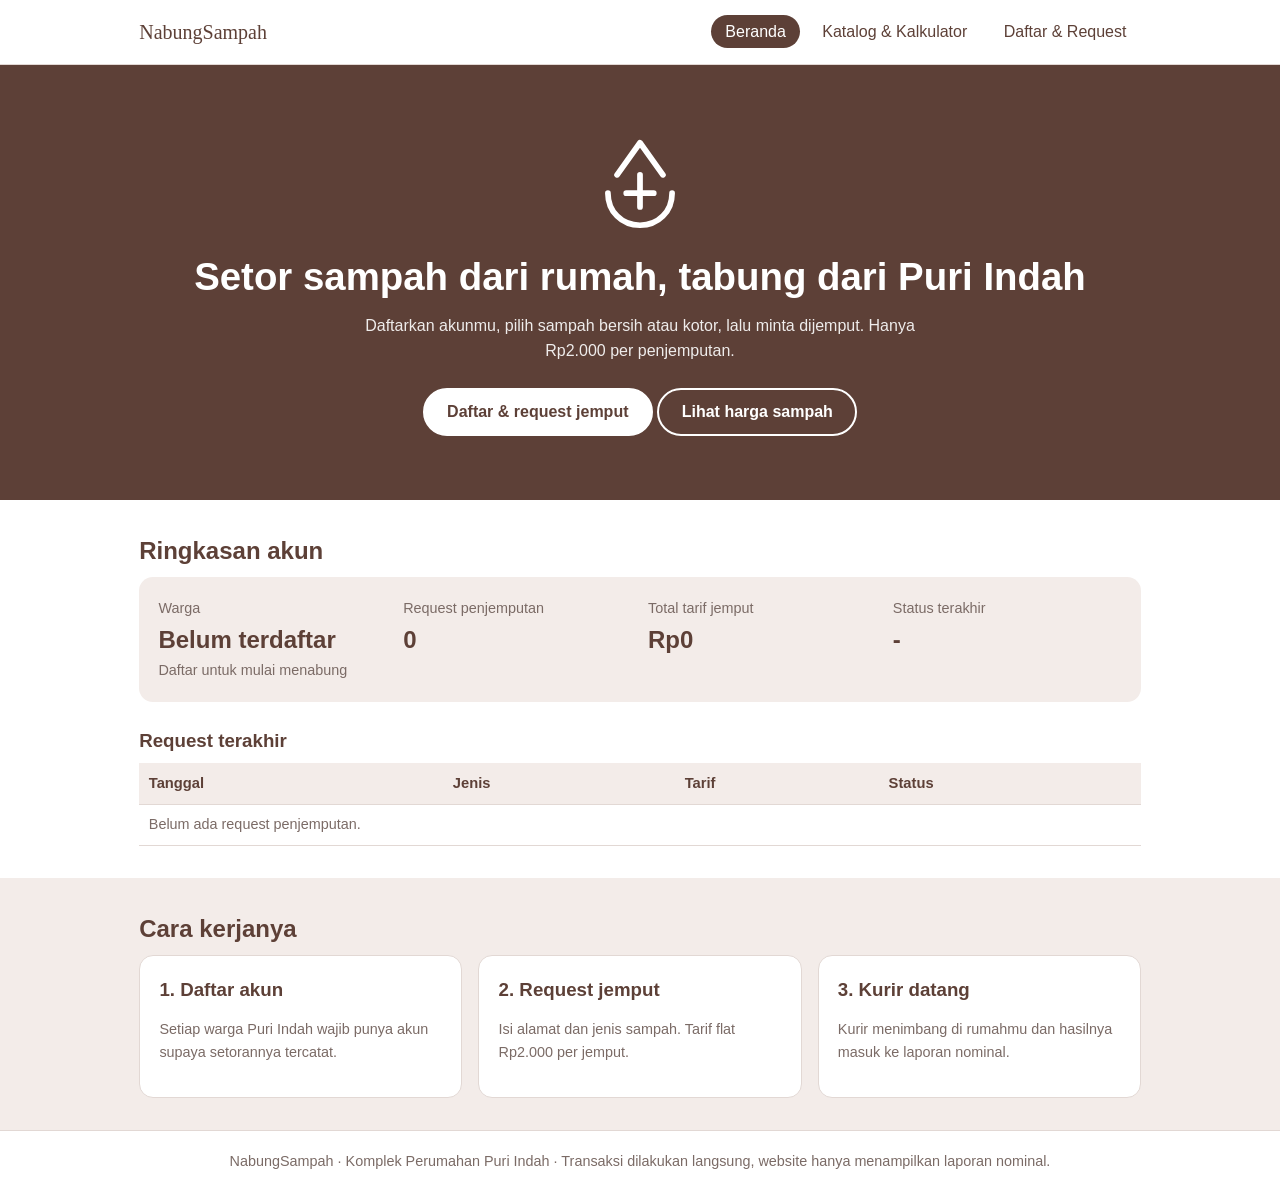
<file: index.html>
<!DOCTYPE html>
<html lang="id">
<head>
<meta charset="UTF-8">
<meta name="viewport" content="width=device-width, initial-scale=1">
<title>NabungSampah — Portal Warga Puri Indah</title>
<link rel="stylesheet" href="assets/css/style.css">
</head>
<body>
<header class="nav"><div class="wrap">
  <div class="logo">NabungSampah</div>
  <button class="burger" aria-label="Buka menu">☰</button>
  <nav class="menu" id="menu">
    <a href="#" data-hash="beranda" data-page="">Beranda</a>
    <a href="pages/katalog.html" data-hash="katalog" data-page="pages/katalog.html">Katalog &amp; Kalkulator</a>
    <a href="pages/daftar.html" data-hash="layanan" data-page="pages/daftar.html">Daftar &amp; Request</a>
  </nav>
</div></header>
<main>
<div id="home">
  <section class="hero"><div class="wrap">
    <svg width="110" height="110" viewBox="0 0 48 48" fill="none" stroke="#fff" stroke-width="2.5" stroke-linecap="round" stroke-linejoin="round"><path d="M14 20 24 6l10 14"/><path d="M10 28c0 8 6 14 14 14s14-6 14-14"/><path d="M24 20v14M18 28h12"/></svg>
    <h1>Setor sampah dari rumah, tabung dari Puri Indah</h1>
    <p>Daftarkan akunmu, pilih sampah bersih atau kotor, lalu minta dijemput. Hanya Rp2.000 per penjemputan.</p>
    <a href="#" class="btn go" data-hash="layanan">Daftar &amp; request jemput</a>
    <a href="#" class="btn sec go" data-hash="katalog">Lihat harga sampah</a>
  </div></section>
  <section class="blk"><div class="wrap">
    <h2>Ringkasan akun</h2>
    <div class="acc">
      <div><span class="muted">Warga</span><div class="big" id="accName">-</div><span class="muted" id="accAddr"></span></div>
      <div><span class="muted">Request penjemputan</span><div class="big" id="accReq">0</div></div>
      <div><span class="muted">Total tarif jemput</span><div class="big" id="accFee">Rp0</div></div>
      <div><span class="muted">Status terakhir</span><div class="big" id="accLast">-</div></div>
    </div>
    <h3 style="margin-top:1.5rem">Request terakhir</h3>
    <div class="tw"><table><thead><tr><th>Tanggal</th><th>Jenis</th><th>Tarif</th><th>Status</th></tr></thead><tbody id="reqBody"></tbody></table></div>
  </div></section>
  <section class="blk" style="background:#f3ece9"><div class="wrap">
    <h2>Cara kerjanya</h2>
    <div class="cards">
      <div class="card"><h3>1. Daftar akun</h3><p class="muted">Setiap warga Puri Indah wajib punya akun supaya setorannya tercatat.</p></div>
      <div class="card"><h3>2. Request jemput</h3><p class="muted">Isi alamat dan jenis sampah. Tarif flat Rp2.000 per jemput.</p></div>
      <div class="card"><h3>3. Kurir datang</h3><p class="muted">Kurir menimbang di rumahmu dan hasilnya masuk ke laporan nominal.</p></div>
    </div>
  </div></section>
</div>
<div id="content" style="display:none"></div>
</main>
<footer>NabungSampah · Komplek Perumahan Puri Indah · Transaksi dilakukan langsung, website hanya menampilkan laporan nominal.</footer>
<div class="modal" id="modal" role="dialog" aria-modal="true"><div class="box"><div class="ic" id="mIc">✓</div><h2 id="mTitle"></h2><p id="mMsg"></p><button class="btn" id="mOk">OK</button></div></div>
<script src="https://cdnjs.cloudflare.com/ajax/libs/jquery/3.7.1/jquery.min.js"></script>
<script src="assets/js/app.js"></script>
</body>
</html>
</file>
<file: assets/css/style.css>
:root{--brown:#5D4037;--line:#e2d8d4;--soft:#f3ece9;--ok:#2e7d32;--err:#b3261e}
*{box-sizing:border-box}
body{margin:0;font-family:'Segoe UI',Tahoma,sans-serif;color:#2b2220;background:#fff;line-height:1.55}
h1,h2,h3{font-family:'Segoe UI Black','Segoe UI',sans-serif;color:var(--brown);margin:0 0 .5rem}
.wrap{max-width:1040px;margin:0 auto;padding:0 1.2rem}
header.nav{position:sticky;top:0;background:#fff;border-bottom:1px solid var(--line);z-index:30}
.nav .wrap{display:flex;align-items:center;justify-content:space-between;height:64px}
.logo{font-family:'Segoe UI Black';color:var(--brown);font-size:1.25rem}
.menu a{color:var(--brown);text-decoration:none;padding:.5rem .9rem;border-radius:999px;margin-left:.2rem}
.menu a:hover{background:var(--soft)}
.menu a.active{background:var(--brown);color:#fff}
.burger{display:none;background:none;border:2px solid var(--brown);color:var(--brown);border-radius:8px;padding:.3rem .7rem;font-size:1.1rem}
.hero{background:var(--brown);color:#fff;padding:4rem 0;text-align:center}
.hero h1{color:#fff;font-size:2.4rem}
.hero p{max-width:560px;margin:.5rem auto 1.5rem;opacity:.9}
.hero img{width:110px;height:110px;margin-bottom:1rem}
.btn{display:inline-block;border:2px solid var(--brown);background:var(--brown);color:#fff;border-radius:999px;padding:.6rem 1.4rem;font:inherit;font-weight:600;cursor:pointer;text-decoration:none}
.btn.sec{background:#fff;color:var(--brown)}
.hero .btn{background:#fff;color:var(--brown);border-color:#fff}
.hero .btn.sec{background:transparent;color:#fff}
section.blk{padding:2rem 0}
.cards{display:grid;grid-template-columns:repeat(3,1fr);gap:1rem}
.card{border:1px solid var(--line);border-radius:14px;padding:1.2rem;background:#fff}
.card svg{width:48px;height:48px;margin-bottom:.4rem}
.big{font-size:1.5rem;font-weight:700;color:var(--brown)}
.muted{color:#7b6b66;font-size:.9rem}
.acc{background:var(--soft);border-radius:14px;padding:1.2rem;display:grid;grid-template-columns:repeat(4,1fr);gap:1rem}
.tag{padding:.1rem .7rem;border-radius:99px;font-size:.8rem;background:var(--soft);color:var(--brown)}
.cmp{display:grid;grid-template-columns:1fr 1fr;gap:1rem;margin-top:1rem}
.cmp .card.good{border-color:var(--ok);border-width:2px}
.tabs{display:flex;gap:.5rem;margin-bottom:1rem}
.tabs button{flex:1;padding:.7rem;border:2px solid var(--brown);background:#fff;color:var(--brown);border-radius:999px;font:inherit;font-weight:600;cursor:pointer}
.tabs button.on{background:var(--brown);color:#fff}
label{display:block;font-weight:600;font-size:.9rem;margin:.7rem 0 .25rem}
input,select,textarea{width:100%;padding:.6rem .7rem;border:1px solid #c9bcb7;border-radius:8px;font:inherit}
input:focus,select:focus,textarea:focus,button:focus-visible,a:focus-visible{outline:3px solid #bca39b;outline-offset:1px}
.invalid{border-color:var(--err)}
.err{color:var(--err);font-size:.82rem;min-height:1.1rem;display:block}
.chk{display:flex;gap:1rem;flex-wrap:wrap}
.chk label{font-weight:400;display:flex;align-items:center;gap:.4rem;margin:0}
.chk input{width:auto}
.notice{background:var(--soft);border-radius:10px;padding:.7rem 1rem;margin:.8rem 0}
.tw{overflow-x:auto}
table{width:100%;border-collapse:collapse;font-size:.92rem}
th,td{padding:.55rem .6rem;border-bottom:1px solid var(--line);text-align:left;white-space:nowrap}
th{background:var(--soft);color:var(--brown)}
.modal{position:fixed;inset:0;background:rgba(30,20,17,.55);display:none;align-items:center;justify-content:center;padding:1rem;z-index:50}
.modal.show{display:flex}
.box{background:#fff;border-radius:16px;padding:1.6rem;max-width:380px;width:100%;text-align:center}
.ic{width:56px;height:56px;border-radius:50%;margin:0 auto .6rem;display:flex;align-items:center;justify-content:center;font-size:1.6rem;color:#fff;background:var(--ok)}
.ic.bad{background:var(--err)}
footer{border-top:1px solid var(--line);padding:1.2rem 0;text-align:center;color:#7b6b66;font-size:.9rem}
@media(max-width:760px){
 .burger{display:block}
 .menu{display:none;position:absolute;top:64px;left:0;right:0;background:#fff;border-bottom:1px solid var(--line);padding:.6rem 1.2rem}
 .menu.open{display:block}
 .menu a{display:block;margin:.2rem 0}
 .cards,.cmp{grid-template-columns:1fr}
 .acc{grid-template-columns:1fr 1fr}
 .hero h1{font-size:1.8rem}
}
</file>
